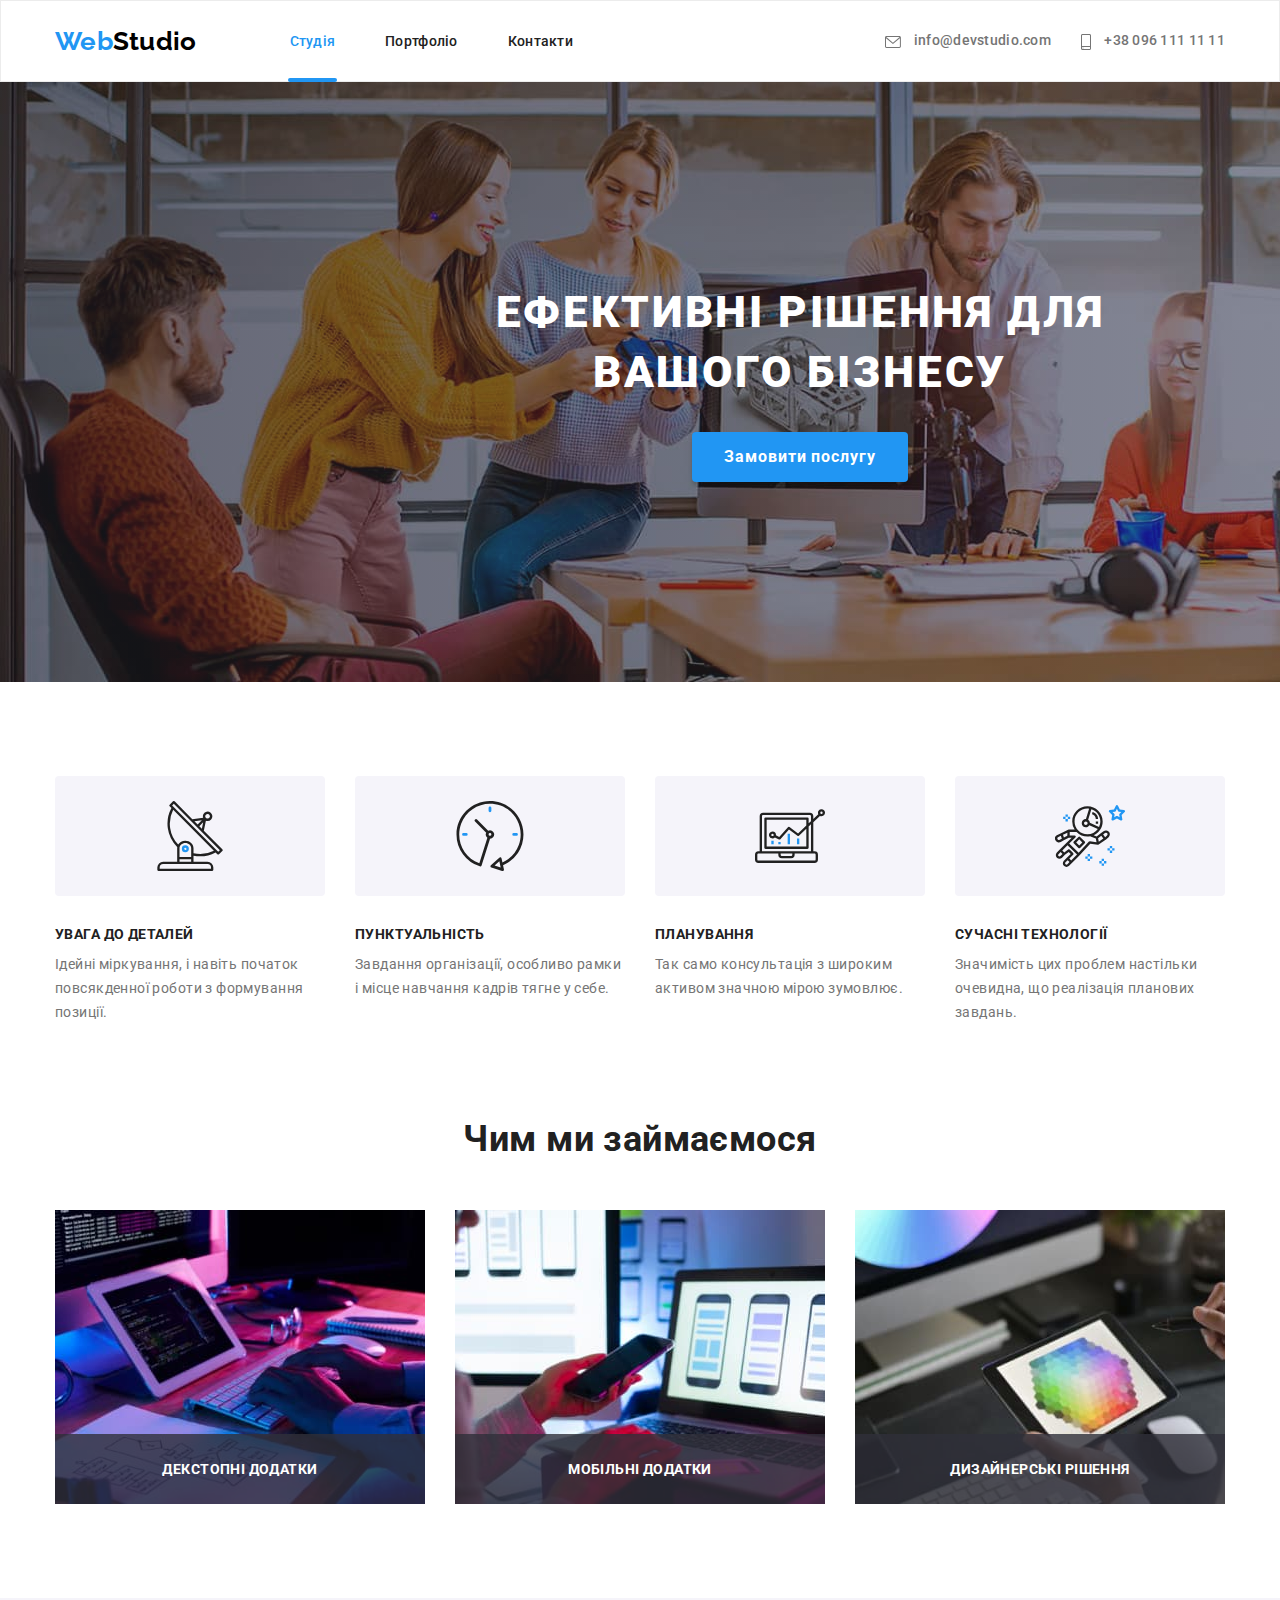
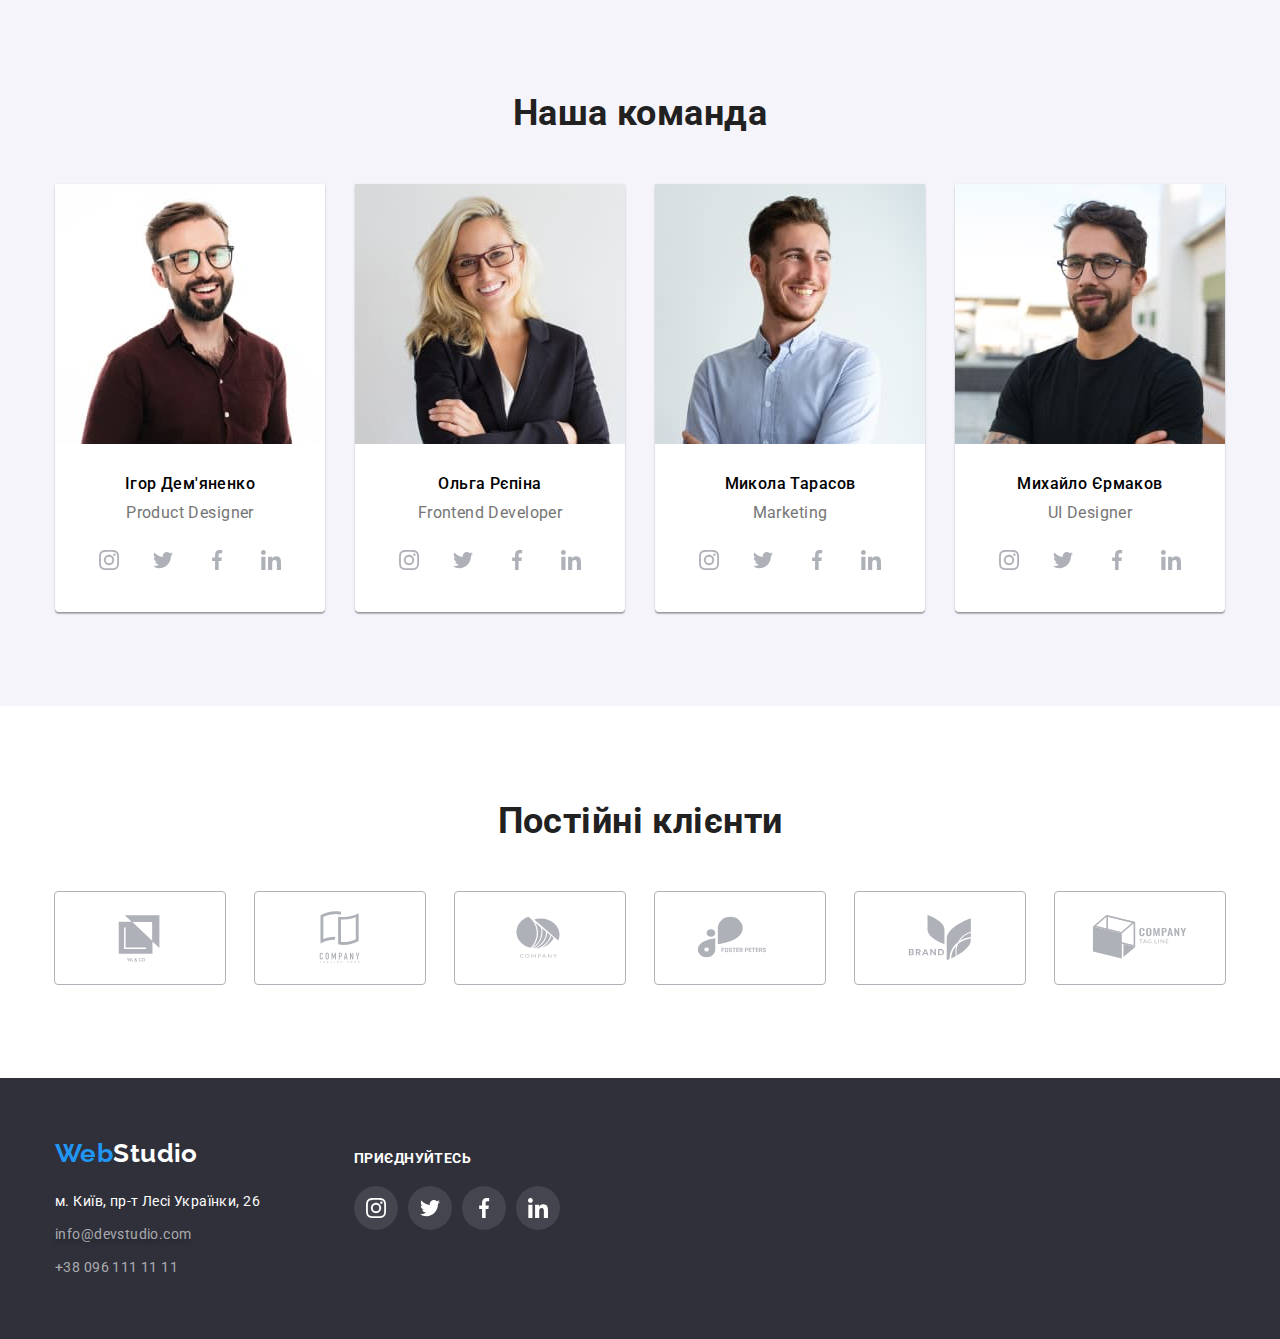
<file: index.html>
<!DOCTYPE html>
<html lang="uk">

<head>
  <meta charset="utf-8" />
  <meta http-equiv="x-ua-compatible" content="ie=edge" />
  <meta name="viewport" content="width=device-width, initial-scale=1.0" />
  <title>WebStudio</title>

  <link rel="preconnect" href="https://fonts.googleapis.com" />
  <link rel="preconnect" href="https://fonts.gstatic.com" crossorigin />
  <link href="https://fonts.googleapis.com/css2?family=Raleway:wght@700&family=Roboto:wght@400;500;700;900&display=swap"
    rel="stylesheet" />

  <link rel="stylesheet"
    href="https://cdnjs.cloudflare.com/ajax/libs/modern-normalize/1.1.0/modern-normalize.min.css" />
  <link rel="stylesheet" href="./css/styles.css" />
</head>

<body>
  <header class="page-header">
    <div class="container main-nav">
      <nav class="main-nav">
        <a class="logo link" href="#" lang="en">Web<span class="logo-part-header">Studio</span></a>
        <ul class="site-nav list">
          <li class="item"><a class="link current" href="#">Студія</a></li>
          <li class="item">
            <a class="link" href="./portfolio.html">Портфоліо</a>
          </li>
          <li class="item"><a class="link" href="#">Контакти</a></li>
        </ul>
      </nav>
      <ul class="contacts-list list">
        <li class="item">
          <a class="link" href="mailto:info@devstudio.com" lang="en">
            <svg class="icons-header-contacts" width="16px" height="12px">
              <use href="./images/icons.svg#icon-envelope"></use>
            </svg>
            info@devstudio.com</a>
        </li>
        <li class="item">
          <a class="link" href="tel:+380961111111">
            <svg class="icons-header-contacts" width="10px" height="16px">
              <use href="./images/icons.svg#icon-smartphone"></use>
            </svg>
            +38 096 111 11 11
          </a>
        </li>
      </ul>
    </div>
  </header>
  <main>
    <section class="hero section">
      <div class="container centered">
        <h1 class="main-title">Ефективні рішення для <br />вашого бізнесу</h1>
        <button class="btn-studio btn" type="button" data-modal-open>
          Замовити послугу
        </button>
      </div>
    </section>
    <section class="features section">
      <div class="container">
        <h2 class="visually-hidden">Особливості</h2>
        <ul class="features-list list">
          <li class="item">
            <div class="thumb-features">
              <svg class="icon-features" width="70" height="70">
                <use href="./images/icons.svg#icon-antenna"></use>
              </svg>
            </div>
            <h3 class="features-list-header">Увага до деталей</h3>
            <p class="features-list-description">
              Ідейні міркування, і навіть початок повсякденної роботи з
              формування позиції.
            </p>
          </li>
          <li class="item">
            <div class="thumb-features">
              <svg class="icon-features" width="70" height="70">
                <use href="./images/icons.svg#icon-clock"></use>
              </svg>
            </div>
            <h3 class="features-list-header">Пунктуальність</h3>
            <p class="features-list-description">
              Завдання організації, особливо рамки і місце навчання кадрів
              тягне у себе.
            </p>
          </li>
          <li class="item">
            <div class="thumb-features">
              <svg class="icon-features" width="70" height="70">
                <use href="./images/icons.svg#icon-diagram"></use>
              </svg>
            </div>
            <h3 class="features-list-header">Планування</h3>
            <p class="features-list-description">
              Так само консультація з широким активом значною мірою зумовлює.
            </p>
          </li>
          <li class="item">
            <div class="thumb-features">
              <svg class="icon-features" width="70" height="70">
                <use href="./images/icons.svg#icon-astronaut"></use>
              </svg>
            </div>
            <h3 class="features-list-header">Сучасні технології</h3>
            <p class="features-list-description">
              Значимість цих проблем настільки очевидна, що реалізація
              планових завдань.
            </p>
          </li>
        </ul>
      </div>
    </section>
    <section class="works section">
      <h2 class="section-title">Чим ми займаємося</h2>
      <div class="container">
        <ul class="works-list list">
          <li class="item">
            <div class="works-thumb">
              <img src="./images/box1.jpg" alt="комп'ютер" width="370" />
              <div class="works-thumb-bgc">
                <p class="works-text">Декстопні додатки</p>
              </div>
            </div>
          </li>
          <li class="item">
            <div class="works-thumb">
              <img src="./images/box2.jpg" alt="ноутбук" width="370" />
              <div class="works-thumb-bgc">
                <p class="works-text">Мобільні додатки</p>
              </div>
            </div>
          </li>
          <li class="item">
            <div class="works-thumb">
              <img src="./images/box3.jpg" alt="айпад" width="370" />
              <div class="works-thumb-bgc">
                <p class="works-text">Дизайнерські рішення</p>
              </div>
            </div>
          </li>
        </ul>
      </div>
    </section>
    <section class="team section">
      <h2 class="section-title">Наша команда</h2>
      <div class="container">
        <ul class="team-list list">
          <li class="item">
            <img src="./images/img1.jpg"
              alt="Життєрадісний чоловік" width="270" />
            <div class="team-list-container">
              <h3 class="team-list-header">Ігор Дем'яненко</h3>
              <p class="team-list-description" lang="en">Product Designer</p>

              <ul class="social-link-list list">
                <li class="social-item">
                  <a class="social-link" href="">
                    <svg class="icon-social-link" width="20" height="20">
                      <use href="./images/icons.svg#icon-instagram"></use>
                    </svg>
                  </a>
                </li>
                <li class="social-item">
                  <a class="social-link link" href="#">
                    <svg class="icon-social-link" width="20" height="20">
                      <use href="./images/icons.svg#icon-twitter"></use>
                    </svg>
                  </a>
                </li>
                <li class="social-item">
                  <a class="social-link link" href="#">
                    <svg class="icon-social-link" width="20" height="20">
                      <use href="./images/icons.svg#icon-facebook"></use>
                    </svg>
                  </a>
                </li>
                <li class="social-item">
                  <a class="social-link link" href="#">
                    <svg class="icon-social-link" width="20" height="20">
                      <use href="./images/icons.svg#icon-linkedin"></use>
                    </svg>
                  </a>
                </li>
              </ul>
            </div>
          </li>
          <li class="item">
            <img src="./images/img2.jpg" alt="Мила білявка" width="270" />
            <div class="team-list-container">
              <h3 class="team-list-header">Ольга Рєпіна</h3>
              <p class="team-list-description" lang="en">
                Frontend Developer
              </p>
              <ul class="social-link-list list">
                <li class="social-item">
                  <a class="social-link" href="">
                    <svg class="icon-social-link" width="20" height="20">
                      <use href="./images/icons.svg#icon-instagram"></use>
                    </svg>
                  </a>
                </li>
                <li class="social-item">
                  <a class="social-link link" href="#">
                    <svg class="icon-social-link" width="20" height="20">
                      <use href="./images/icons.svg#icon-twitter"></use>
                    </svg>
                  </a>
                </li>
                <li class="social-item">
                  <a class="social-link link" href="#">
                    <svg class="icon-social-link" width="20" height="20">
                      <use href="./images/icons.svg#icon-facebook"></use>
                    </svg>
                  </a>
                </li>
                <li class="social-item">
                  <a class="social-link link" href="#">
                    <svg class="icon-social-link" width="20" height="20">
                      <use href="./images/icons.svg#icon-linkedin"></use>
                    </svg>
                  </a>
                </li>
              </ul>
            </div>
          </li>
          <li class="item">
            <img src="./images/img3.jpg" alt="Молодий чоловік" width="270" />
            <div class="team-list-container">
              <h3 class="team-list-header">Микола Тарасов</h3>
              <p class="team-list-description" lang="en">Marketing</p>
              <ul class="social-link-list list">
                <li class="social-item">
                  <a class="social-link" href="">
                    <svg class="icon-social-link" width="20" height="20">
                      <use href="./images/icons.svg#icon-instagram"></use>
                    </svg>
                  </a>
                </li>
                <li class="social-item">
                  <a class="social-link link" href="#">
                    <svg class="icon-social-link" width="20" height="20">
                      <use href="./images/icons.svg#icon-twitter"></use>
                    </svg>
                  </a>
                </li>
                <li class="social-item">
                  <a class="social-link link" href="#">
                    <svg class="icon-social-link" width="20" height="20">
                      <use href="./images/icons.svg#icon-facebook"></use>
                    </svg>
                  </a>
                </li>
                <li class="social-item">
                  <a class="social-link link" href="#">
                    <svg class="icon-social-link" width="20" height="20">
                      <use href="./images/icons.svg#icon-linkedin"></use>
                    </svg>
                  </a>
                </li>
              </ul>
            </div>
          </li>

          <li class="item">
            <img src="./images/img4.jpg" alt="Чоловік в окулярах"
              width="270" />
            <div class="team-list-container">
              <h3 class="team-list-header">Михайло Єрмаков</h3>
              <p class="team-list-description" lang="en">UI Designer</p>
              <ul class="social-link-list list">
                <li class="social-item">
                  <a class="social-link" href="">
                    <svg class="icon-social-link" width="20" height="20">
                      <use href="./images/icons.svg#icon-instagram"></use>
                    </svg>
                  </a>
                </li>
                <li class="social-item">
                  <a class="social-link link" href="#">
                    <svg class="icon-social-link" width="20" height="20">
                      <use href="./images/icons.svg#icon-twitter"></use>
                    </svg>
                  </a>
                </li>
                <li class="social-item">
                  <a class="social-link link" href="#">
                    <svg class="icon-social-link" width="20" height="20">
                      <use href="./images/icons.svg#icon-facebook"></use>
                    </svg>
                  </a>
                </li>
                <li class="social-item">
                  <a class="social-link link" href="#">
                    <svg class="icon-social-link" width="20" height="20">
                      <use href="./images/icons.svg#icon-linkedin"></use>
                    </svg>
                  </a>
                </li>
              </ul>
            </div>
          </li>
        </ul>
      </div>
    </section>
    <section class="clients section">
      <div class="container">
        <h2 class="section-title">Постійні клієнти</h2>
        <ul class="clients-list list">
          <li class="clients-item">
            <a class="clients-link link" href="">
              <svg class="icon-client" width="106" height="60">
                <use href="./images/icons.svg#icon-client-1"></use>
              </svg>
            </a>
          </li>
          <li class="clients-item">
            <a class="clients-link link" href="">
              <svg class="icon-client" width="106" height="60">
                <use href="./images/icons.svg#icon-client-2"></use>
              </svg>
            </a>
          </li>
          <li class="clients-item">
            <a class="clients-link link" href="">
              <svg class="icon-client" width="106" height="60">
                <use href="./images/icons.svg#icon-client-3"></use>
              </svg>
            </a>
          </li>
          <li class="clients-item">
            <a class="clients-link link" href="">
              <svg class="icon-client" width="106" height="60">
                <use href="./images/icons.svg#icon-client-4"></use>
              </svg>
            </a>
          </li>
          <li class="clients-item">
            <a class="clients-link link" href="">
              <svg class="icon-client" width="106" height="60">
                <use href="./images/icons.svg#icon-client-5"></use>
              </svg>
            </a>
          </li>
          <li class="clients-item">
            <a class="clients-link link" href="">
              <svg class="icon-client" width="106" height="60">
                <use href="./images/icons.svg#icon-client-6"></use>
              </svg>
            </a>
          </li>
        </ul>
      </div>
    </section>
  </main>
  <footer class="foo">
    <div class="container foooter-flex">
      <div>
        <a href="#" class="logo foot link" lang="en">Web<span class="logo-part-footer">Studio</span></a>
        <address>
          <ul class="address-list list">
            <li class="item">
              <a href="https://www.google.com/maps/d/embed?mid=10uSM3H-mIU3GznYo2szRIEphczw&hl=en_US&ehbc=2E312F"
                target="_blank" rel="noopener noreferrer nofollow" class="address-link link">м. Київ, пр-т Лесі
                Українки, 26</a>
            </li>
            <li class="item">
              <a href="mailto:info@devstudio.com" lang="en" class="foo-mail link">info@devstudio.com</a>
            </li>
            <li class="item">
              <a href="tel:+380961111111" class="foo-phone link">+38 096 111 11 11</a>
            </li>
          </ul>
        </address>
      </div>
      <div class="social-footer">
        <h2 class="foo-header">Приєднуйтесь</h2>
        <ul class="social-link-list list">
          <li class="social-item">
            <a class="social-link social-foo-link link" href="">
              <svg class="icon-social-link icon-foo" width="20" height="20">
                <use href="./images/icons.svg#icon-instagram"></use>
              </svg>
            </a>
          </li>
          <li class="social-item">
            <a class="social-link social-foo-link link" href="#">
              <svg class="icon-social-link icon-foo" width="20" height="20">
                <use href="./images/icons.svg#icon-twitter"></use>
              </svg>
            </a>
          </li>
          <li class="social-item">
            <a class="social-link social-foo-link link" href="#">
              <svg class="icon-social-link icon-foo" width="20" height="20">
                <use href="./images/icons.svg#icon-facebook"></use>
              </svg>
            </a>
          </li>
          <li class="social-item">
            <a class="social-link social-foo-link link" href="#">
              <svg class="icon-social-link icon-foo" width="20" height="20">
                <use href="./images/icons.svg#icon-linkedin"></use>
              </svg>
            </a>
          </li>
        </ul>
      </div>
    </div>
  </footer>
  <div class="backdrop is-hidden" data-modal>
    <div class="modal">
      <button class="button-close" type="button" data-modal-close>
        <svg class="icon-close-btn" width="11" height="11">
          <use href="./images/icons.svg#icon-close-btn"></use>
        </svg>
      </button>
    </div>
  </div>

  <script src="./js/modal.js"></script>
</body>

</html>
</file>
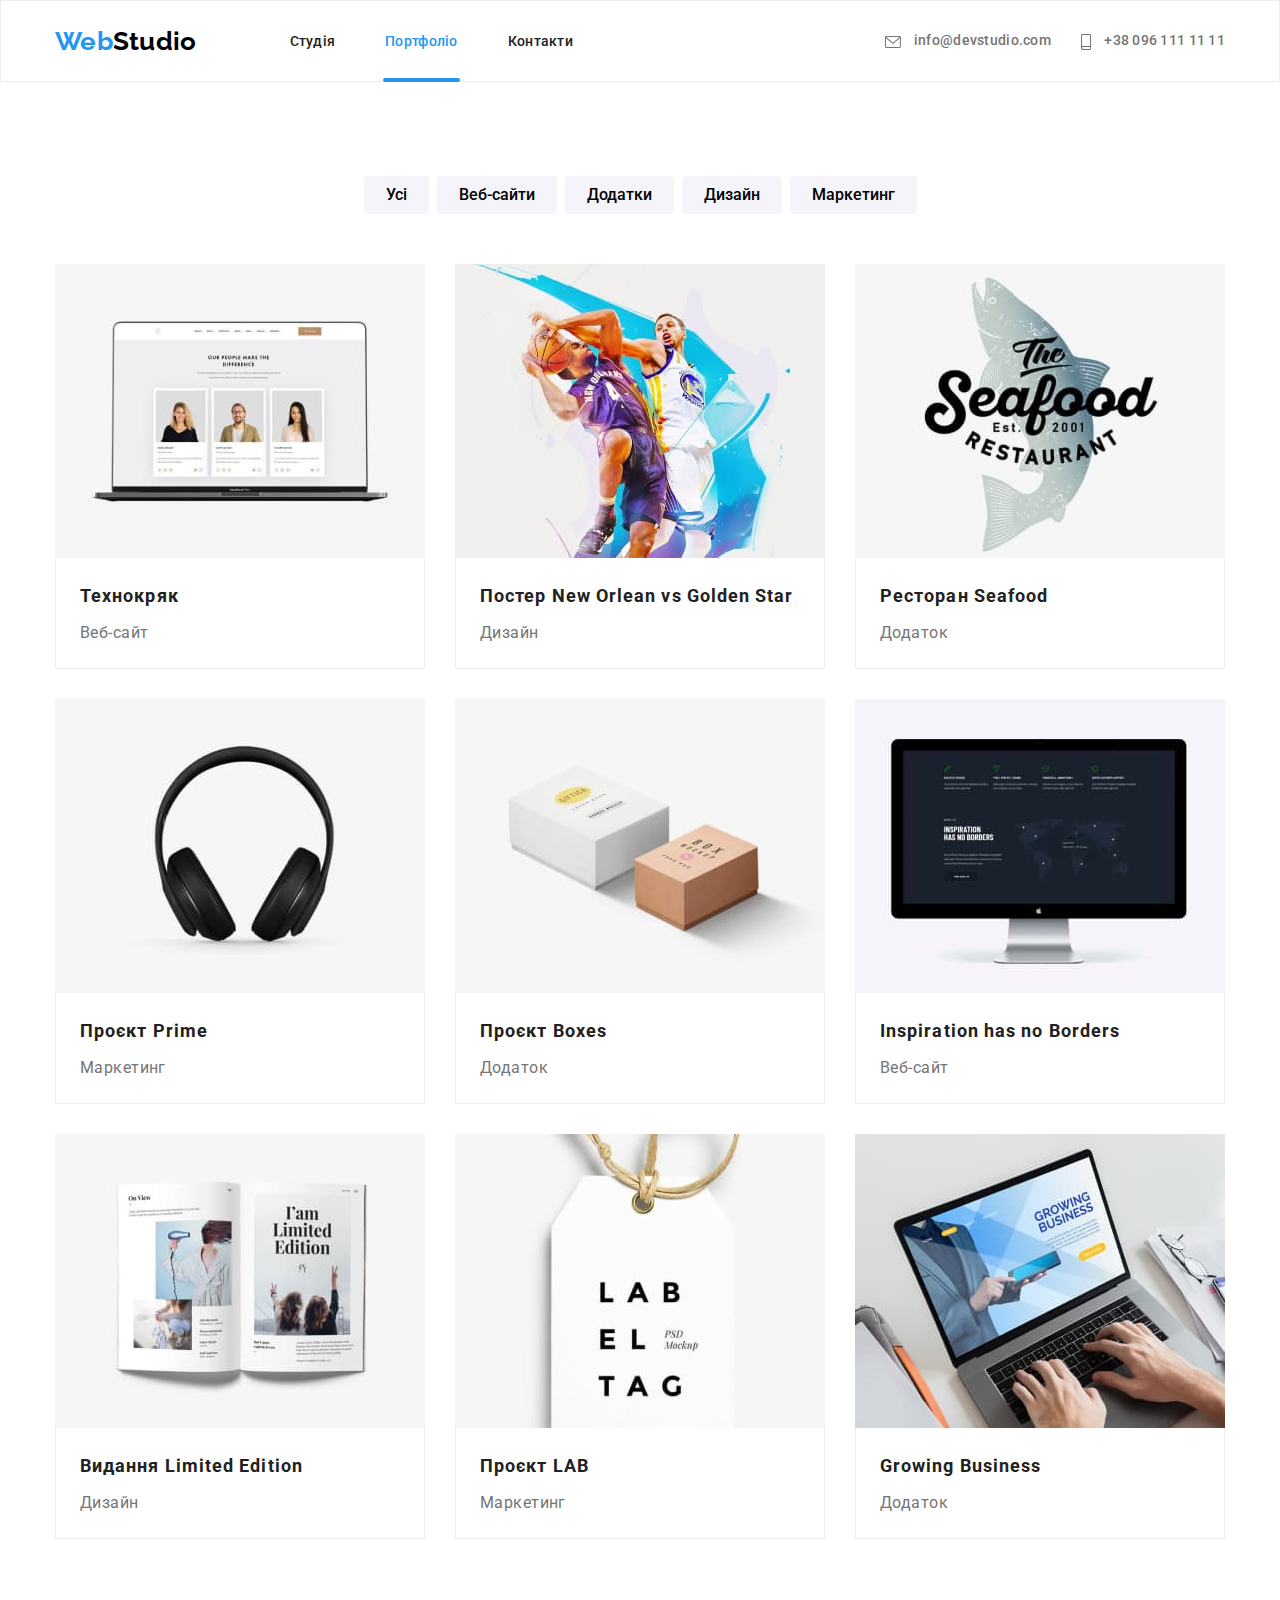
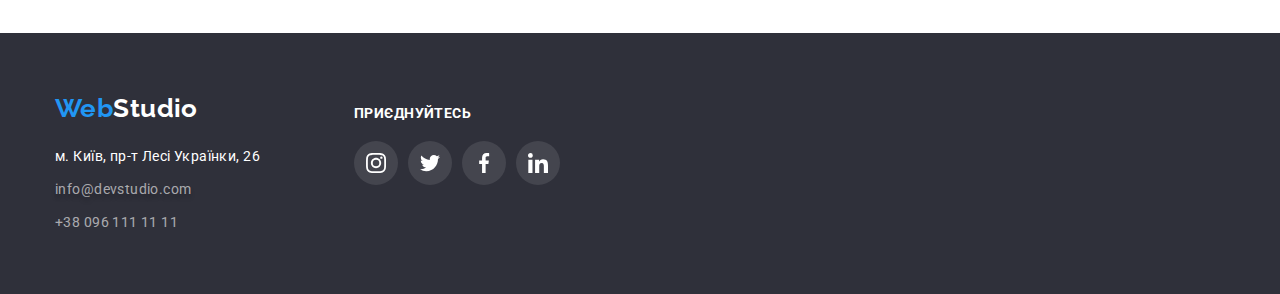
<file: portfolio.html>
<!DOCTYPE html>
<html lang="uk">

<head>
  <meta charset="utf-8" />
  <meta http-equiv="x-ua-compatible" content="ie=edge" />
  <meta name="viewport" content="width=device-width, initial-scale=1.0" />
  <title>Portfolio</title>

  <link rel="preconnect" href="https://fonts.googleapis.com" />
  <link rel="preconnect" href="https://fonts.gstatic.com" crossorigin />
  <link href="https://fonts.googleapis.com/css2?family=Raleway:wght@700&family=Roboto:wght@400;500;700&display=swap"
    rel="stylesheet" />
  <link rel="stylesheet"
    href="https://cdnjs.cloudflare.com/ajax/libs/modern-normalize/1.1.0/modern-normalize.min.css" />
  <link rel="stylesheet" href="./css/styles.css" />
</head>

<body>
  <header class="page-header">
    <div class="container main-nav">
      <nav class="main-nav">
        <a href="./index.html" class="logo link" lang="en">Web<span class="logo-part-header">Studio</span></a>
        <ul class="site-nav list">
          <li class="item"><a href="./index.html" class="link">Студія</a></li>
          <li class="item">
            <a href="#" class="link current">Портфоліо</a>
          </li>
          <li class="item"><a href="#" class="link">Контакти</a></li>
        </ul>
      </nav>
      <ul class="contacts-list list">
        <li class="item">
          <a href="mailto:info@devstudio.com" lang="en" class="link">
            <svg class="icons-header-contacts" width="16px" height="12px">
              <use href="./images/icons.svg#icon-envelope"></use>
            </svg>
            info@devstudio.com</a>
        </li>
        <li class="item">
          <a href="tel:+380961111111" class="link">
            <svg class="icons-header-contacts" width="10px" height="16px">
              <use href="./images/icons.svg#icon-smartphone"></use>
            </svg>
            +38 096 111 11 11
          </a>
        </li>
      </ul>
    </div>
  </header>
  <main>
    <section class="portfolio-projects section">
      <h1 class="visually-hidden">Наші проєкти</h1>
      <div class="container">
        <ul class="portfolio-btn-list list">
          <li class="item"><button type="button" class="btn">Усі</button></li>
          <li class="item">
            <button type="button" class="btn">Веб-сайти</button>
          </li>
          <li class="item">
            <button type="button" class="btn">Додатки</button>
          </li>
          <li class="item">
            <button type="button" class="btn">Дизайн</button>
          </li>
          <li class="item">
            <button type="button" class="btn">Маркетинг</button>
          </li>
        </ul>

        <ul class="portfolio-projects-list list">
          <li class="item">
            <a class="project-link link" href="#">
              <div class="projects-thumb">
                <img src="./images/img22.jpg"
                  alt="Сайт на ноутбуці" width="370" />
                <div class="projects-overlay">
                  <p class="projects-thumb-text">
                    Ресурс пропонує комплексні пропозиції з різним рівнем
                    функціоналу та сервісів. Все це дозволить відвідувачу
                    отримати вичерпні відомості про компанію чи приватну
                    особу.
                  </p>
                </div>
              </div>
              <div class="border-div">
                <h2 class="portfolio-projects-list-header">Технокряк</h2>
                <p class="portfolio-projects-list-description">Веб-сайт</p>
              </div>
            </a>
          </li>
          <li class="item">
            <a class="project-link link" href="#">
              <div class="projects-thumb">
                <img src="./images/img23.jpg"
                  alt="Постер баскетболістів" width="370" />
                <div class="projects-overlay">
                  <p class="projects-thumb-text">
                    Я любив вас усіх, та найбільше любив Україну,
                    певно, в цьому і є та найважча провина моя.
                    На могилі моїй посадіть молоду яворину,
                    І не плачте за мною, за мною заплаче рідня.
                  </p>
                </div>
              </div>
              <div class="border-div">
                <h2 class="portfolio-projects-list-header">
                  Постер New Orlean vs Golden Star
                </h2>
                <p class="portfolio-projects-list-description">Дизайн</p>
              </div>
            </a>
          </li>
          <li class="item">
            <a class="project-link link" href="#">
              <div class="projects-thumb">
                <img src="./images/img24.jpg"
                  alt="Логотип ресторану (риба)" width="370" />
                <div class="projects-overlay">
                  <p class="projects-thumb-text">
                    Я любив вас усіх, та найбільше любив Україну,
                    певно, в цьому і є та найважча провина моя.
                    На могилі моїй посадіть молоду яворину,
                    І не плачте за мною, за мною заплаче рідня.
                  </p>
                </div>
              </div>
              <div class="border-div">
                <h2 class="portfolio-projects-list-header">
                  Ресторан Seafood
                </h2>
                <p class="portfolio-projects-list-description">Додаток</p>
              </div>
            </a>
          </li>
          <li class="item">
            <a class="project-link link" href="#">
              <div class="projects-thumb">
                <img src="./images/img25.jpg" alt="Музичний проєкт (навушники)"
                  width="370" />
                <div class="projects-overlay">
                  <p class="projects-thumb-text">
                    Я любив вас усіх, та найбільше любив Україну,
                    певно, в цьому і є та найважча провина моя.
                    На могилі моїй посадіть молоду яворину,
                    І не плачте за мною, за мною заплаче рідня.
                  </p>
                </div>
              </div>
              <div class="border-div">
                <h2 class="portfolio-projects-list-header">Проєкт Prime</h2>
                <p class="portfolio-projects-list-description">Маркетинг</p>
              </div>
            </a>
          </li>
          <li class="item">
            <a class="project-link link" href="#">
              <div class="projects-thumb">
                <img src="./images/img26.jpg" alt="Додаток (коробки)" width="370" />
                <div class="projects-overlay">
                  <p class="projects-thumb-text">
                    Я любив вас усіх, та найбільше любив Україну,
                    певно, в цьому і є та найважча провина моя.
                    На могилі моїй посадіть молоду яворину,
                    І не плачте за мною, за мною заплаче рідня.
                  </p>
                </div>
              </div>
              <div class="border-div">
                <h2 class="portfolio-projects-list-header">Проєкт Boxes</h2>
                <p class="portfolio-projects-list-description">Додаток</p>
              </div>
            </a>
          </li>
          <li class="item">
            <a class="project-link link" href="#">
              <div class="projects-thumb">
                <img src="./images/img27.jpg" alt="Сайт на моніторі"
                  width="370" />
                <div class="projects-overlay">
                  <p class="projects-thumb-text">
                    Я любив вас усіх, та найбільше любив Україну,
                    певно, в цьому і є та найважча провина моя.
                    На могилі моїй посадіть молоду яворину,
                    І не плачте за мною, за мною заплаче рідня.
                  </p>
                </div>
              </div>
              <div class="border-div">
                <h2 class="portfolio-projects-list-header">
                  Inspiration has no Borders
                </h2>
                <p class="portfolio-projects-list-description">Веб-сайт</p>
              </div>
            </a>
          </li>
          <li class="item">
            <a class="project-link link" href="#">
              <div class="projects-thumb">
                <img src="./images/img28.jpg" alt="Книга з видання" width="370" />
                <div class="projects-overlay">
                  <p class="projects-thumb-text">
                    Я любив вас усіх, та найбільше любив Україну,
                    певно, в цьому і є та найважча провина моя.
                    На могилі моїй посадіть молоду яворину,
                    І не плачте за мною, за мною заплаче рідня.
                  </p>
                </div>
              </div>
              <div class="border-div">
                <h2 class="portfolio-projects-list-header">
                  Видання Limited Edition
                </h2>
                <p class="portfolio-projects-list-description">Дизайн</p>
              </div>
            </a>
          </li>
          <li class="item">
            <a class="project-link link" href="#">
              <div class="projects-thumb">
                <img src="./images/img29.jpg" alt="Логотип проєкту" width="370" />
                <div class="projects-overlay">
                  <p class="projects-thumb-text">
                    Я любив вас усіх, та найбільше любив Україну,
                    певно, в цьому і є та найважча провина моя.
                    На могилі моїй посадіть молоду яворину,
                    І не плачте за мною, за мною заплаче рідня.
                  </p>
                </div>
              </div>
              <div class="border-div">
                <h2 class="portfolio-projects-list-header">Проєкт LAB</h2>
                <p class="portfolio-projects-list-description">Маркетинг</p>
              </div>
            </a>
          </li>
          <li class="item">
            <a class="project-link link" href="#">
              <div class="projects-thumb">
                <img src="./images/img30.jpg" alt="Сайт додатку на ноутбуці" width="370" />
                <div class="projects-overlay">
                  <p class="projects-thumb-text">
                    Я любив вас усіх, та найбільше любив Україну,
                    певно, в цьому і є та найважча провина моя.
                    На могилі моїй посадіть молоду яворину,
                    І не плачте за мною, за мною заплаче рідня.
                  </p>
                </div>
              </div>
              <div class="border-div">
                <h2 class="portfolio-projects-list-header">
                  Growing Business
                </h2>
                <p class="portfolio-projects-list-description">Додаток</p>
              </div>
            </a>
          </li>
        </ul>
      </div>
    </section>
  </main>
  <footer class="foo">
    <div class="container foooter-flex">
      <div>
        <a href="./index.html" class="logo foot link" lang="en">Web<span class="logo-part-footer">Studio</span></a>
        <address>
          <ul class="address-list list">
            <li class="item">
              <a href="https://www.google.com/maps/d/embed?mid=10uSM3H-mIU3GznYo2szRIEphczw&hl=en_US&ehbc=2E312F"
                target="_blank" rel="noopener noreferrer nofollow" class="address-link link">м. Київ, пр-т Лесі
                Українки, 26</a>
            </li>
            <li class="item">
              <a href="mailto:info@devstudio.com" lang="en" class="foo-mail link">info@devstudio.com</a>
            </li>
            <li class="item">
              <a href="tel:+380961111111" class="foo-phone link">+38 096 111 11 11</a>
            </li>
          </ul>
        </address>
      </div>
      <div class="social-footer">
        <h2 class="foo-header">Приєднуйтесь</h2>
        <ul class="social-link-list list">
          <li class="social-item">
            <a class="social-link social-foo-link link" href="">
              <svg class="icon-social-link icon-foo" width="20" height="20">
                <use href="./images/icons.svg#icon-instagram"></use>
              </svg>
            </a>
          </li>
          <li class="social-item">
            <a class="social-link social-foo-link link" href="#">
              <svg class="icon-social-link icon-foo" width="20" height="20">
                <use href="./images/icons.svg#icon-twitter"></use>
              </svg>
            </a>
          </li>
          <li class="social-item">
            <a class="social-link social-foo-link link" href="#">
              <svg class="icon-social-link icon-foo" width="20" height="20">
                <use href="./images/icons.svg#icon-facebook"></use>
              </svg>
            </a>
          </li>
          <li class="social-item">
            <a class="social-link social-foo-link link" href="#">
              <svg class="icon-social-link icon-foo" width="20" height="20">
                <use href="./images/icons.svg#icon-linkedin"></use>
              </svg>
            </a>
          </li>
        </ul>
      </div>
    </div>
  </footer>
</body>

</html>
</file>
<file: css/styles.css>
:root {
  --main-grey-color: #757575;
  --black-color: #212121;
  --blue-color: #2196f3;
  --bg-color-dark: #2f303a;
  --bg-color-light: #f5f4fa;
  --icon-color: #afb1b8;
  --timing-control: cubic-bezier(0.4, 0, 0.2, 1);
}

.visually-hidden {
  position: absolute;
  width: 1px;
  height: 1px;
  padding: 0;
  margin: -1px;
  overflow: hidden;
  clip: rect(0 0 0 0);
  clip-path: inset(50%);
  white-space: nowrap;
  border: 0;
}


body {
  font-family: Roboto, sans-serif;
  font-size: 14px;
  letter-spacing: 0.03em;
}

.btn {
  padding: 0;
  font-size: 16px;
  cursor: pointer;
  border: transparent;
  border-radius: 4px;
}

.list {
  padding: 0;
  margin: 0;
  list-style: none;
}

.link {
  text-decoration: none;
}

.section {
  padding-top: 94px;
  padding-bottom: 94px;
}

.section-title {
  margin-top: 0;
  margin-bottom: 50px;
  font-size: 36px;
  font-weight: 700;
  line-height: calc(42 / 36);
  color: var(--black-color);
  text-align: center;
}

.container {
  width: 1200px;
  padding-inline: 15px;
  margin: 0 auto;
}

.container.centered {
  text-align: center;
}

.page-header {
  font-weight: 500;
  line-height: calc(16 / 14);
  letter-spacing: 0.02em;
  border: 1px solid #ececec;
}

.main-nav {
  display: flex;
  align-items: center;
}

.logo {
  font-family: Raleway, sans-serif;
  font-size: 26px;
  font-weight: 700;
  line-height: calc(31 / 26);
  color: var(--blue-color);
}

.logo-part-header {
  margin-right: 93px;
  color: #000;
}

.site-nav {
  display: flex;
}

.icons-header-contacts {
  margin-right: 10px;
  vertical-align: middle;
  fill: currentcolor;
}

.contacts-list .link {
  color: var(--main-grey-color);
  transition: color 250ms var(--timing-control);
}

.features-list>.item {
  width: calc((100% - 30px * 3) / 4);
}

.works-list>.item {
  line-height: 0;
}

.team-list>.item {
  width: 270px;
  line-height: 0;
  background: #fff;
  border-radius: 0 0 4px 4px;
  box-shadow: 0 1px 3px rgb(0 0 0 / 12%), 0 1px 1px rgb(0 0 0 / 14%),
    0 2px 1px rgb(0 0 0 / 20%);
}

.portfolio-projects-list>.item {
  line-height: 0;
}

.address-list .link {
  color: rgb(255 255 255 / 60%);
}

.site-nav .item:not(:last-child) {
  margin-right: 50px;
}

.contacts-list .item:not(:last-child) {
  margin-right: 30px;
}

.site-nav .link {
  display: block;
  padding-top: 32px;
  padding-bottom: 32px;
  color: var(--black-color);
  transition: color 250ms var(--timing-control);
}

.site-nav .current {
  position: relative;
  color: var(--blue-color);
}

.site-nav .current::after {
  position: absolute;
  bottom: -1px;
  left: -3.75%;
  display: block;
  width: 107.5%;
  height: 4px;
  content: "";
  background-color: var(--blue-color);
  border-radius: 2px;
}

.contacts-list {
  display: flex;
  margin-left: auto;
}

.site-nav .link:hover,
.site-nav .link:focus,
.contacts-list .link:hover,
.contacts-list .link:focus {
  color: var(--blue-color);
  outline: none;
}

.hero {
  width: 1600px;
  padding-top: 200px;
  padding-bottom: 200px;
  margin: 0 auto;
  background: linear-gradient(to right,
      rgb(47 48 58 / 40%),
      rgb(196 196 196 / 10%)),
    url("../images/Img-bg.jpg");
  background-repeat: no-repeat;
}

.main-title {
  margin-top: 0;
  margin-bottom: 0;
  font-size: 44px;
  font-weight: 900;
  line-height: calc(60 / 44);
  color: #fff;
  text-align: center;
  text-transform: uppercase;
  letter-spacing: 0.06em;
}

.btn-studio {
  padding: 10px 32px;
  margin-top: 30px;
  font-weight: 700;
  line-height: calc(30 / 16);
  color: #fff;
  letter-spacing: 0.06em;
  background-color: var(--blue-color);
  box-shadow: 0 4px 4px rgb(0 0 0 / 15%);
  transition: background-color 250ms var(--timing-control),
    box-shadow 250ms var(--timing-control);
}

.btn-studio:hover,
.btn-studio:focus {
  background-color: #188ce8;
  outline: none;
}


.thumb-features {
  height: 120px;
  padding: 25px 100px;
  margin-bottom: 30px;
  background-color: var(--bg-color-light);
  border-radius: 4px;
}

.features-list {
  display: flex;
  flex-wrap: wrap;
}

.features-list>.item:not(:nth-child(4n)) {
  margin-right: 30px;
}

.features-list-header {
  margin-top: 0;
  margin-bottom: 10px;
  font-size: 14px;
  font-weight: 700;
  line-height: 16px;
  color: var(--black-color);
  text-transform: uppercase;
}

.features-list-description {
  margin-top: 0;
  margin-bottom: 0;
  line-height: calc(24 / 14);
  color: var(--main-grey-color);
}

.works {
  padding-top: 0;
}

.works-list {
  display: flex;
  flex-wrap: wrap;
}

.works-list>.item:not(:nth-child(3n)) {
  margin-right: 30px;
}

.works-thumb {
  position: relative;
}

.works-thumb-bgc {
  position: absolute;
  bottom: 0;
  left: 0;
  width: 100%;
  padding-block: 27px;
  background-color: rgba(47 48 58 / 80%);
}

.works-text {
  margin-block: 0;
  font-weight: 700;
  line-height: calc(16 / 14);
  color: #fff;
  text-align: center;
  text-transform: uppercase;
}

.team.section {
  padding-top: 94px;
  padding-bottom: 94px;
  background-color: var(--bg-color-light);
}

.team-list {
  display: flex;
  flex-wrap: wrap;
}

.social-link-list {
  display: flex;
  justify-content: center;
}

.social-item {
  display: flex;
  align-items: center;
  justify-content: center;
}

.social-item:not(:first-child) {
  margin-left: 10px;
}

.social-link {
  display: flex;
  align-items: center;
  justify-content: center;
  width: 44px;
  height: 44px;
  border-radius: 50%;
  fill: var(--icon-color);
  transition: color 250ms var(--timing-control),
    background-color 250ms var(--timing-control);
}

.social-link:hover,
.social-link:focus {
  background-color: var(--blue-color);
  outline: none;
  fill: #fff;
}

.team-list>.item:not(:nth-child(4n)) {
  margin-right: 30px;
}

.team-list-container {
  padding: 30px 32px;
}

.team-list-header {
  margin-top: 0;
  margin-bottom: 10px;
  font-size: 16px;
  font-weight: 500;
  line-height: calc(19 / 16);
  text-align: center;
}

.team-list-description {
  margin-top: 0;
  margin-bottom: 16px;
  font-size: 16px;
  font-weight: 400;
  line-height: calc(19 / 16);
  color: var(--main-grey-color);
  text-align: center;
}

.clients-list {
  display: flex;
  justify-content: center;
}

.clients-item {
  display: flex;
  align-items: center;
  justify-content: center;
  width: 170px;
  height: 92px;
}

.clients-item:not(:first-child) {
  margin-left: 30px;
}

.clients-link {
  display: flex;
  padding: 16px 32px;
  border: 1px solid var(--icon-color);
  border-radius: 4px;
  fill: var(--icon-color);
  transition: border-color 250ms var(--timing-control),
    fill 250ms var(--timing-control);
}

.clients-link:hover,
.clients-link:focus {
  border-color: var(--blue-color);
  outline: none;
  fill: var(--blue-color);
}


.backdrop {
  position: fixed;
  top: 0;
  left: 0;
  width: 100%;
  height: 100%;
  background-color: rgb(0 0 0 / 20%);
  transition: opacity 500ms var(--timing-control),
    transform 500ms var(--timing-control);
  transform: scale(1);
}

.backdrop.is-hidden {
  pointer-events: none;
  opacity: 0;
  transform: scale(1.1);
}

.modal {
  position: absolute;
  top: 50%;
  left: 50%;
  min-width: 528px;
  min-height: 581px;
  background-color: #fff;
  border-radius: 4px;
  box-shadow: 0 1px 3px rgb(0 0 0 / 12%), 0 1px 1px rgb(0 0 0 / 14%),
    0 2px 1px rgb(0 0 0 / 20%);
  transform: translate(-50%, -50%);
}

.button-close {
  position: absolute;
  top: 8px;
  right: 8px;
  display: flex;
  align-items: center;
  justify-content: center;
  width: 30px;
  height: 30px;
  cursor: pointer;
  background-color: #fff;
  border: 1px solid rgb(0 0 0 / 10%);
  border-radius: 50%;
  transition: color 250ms var(--timing-control);
}

.icon-close-btn {
  position: relative;
  fill: #000;
}

.button-close:hover .icon-close-btn {
  fill: var(--blue-color);
}

.button-close:hover {
  border-color: var(--blue-color);
  box-shadow: 0 1px 3px rgb(0 0 0 / 12%), 0 1px 1px rgb(0 0 0 / 14%),
    0 2px 1px rgb(0 0 0 / 20%);
}


.portfolio-btn-list {
  display: flex;
  justify-content: center;
  padding-bottom: 16px;
  margin-bottom: 34px;
}

.portfolio-btn-list>.item:not(:last-child) {
  margin-right: 8px;
}

.portfolio-btn-list .btn {
  padding: 6px 22px;
  font-weight: 500;
  line-height: calc(26 / 16);
  text-align: center;
  background-color: var(--bg-color-light);
  transition: color 250ms var(--timing-control),
    background-color 250ms var(--timing-control),
    box-shadow 250ms var(--timing-control);
}

.portfolio-btn-list .btn:hover,
.portfolio-btn-list .btn:focus {
  color: #fff;
  background-color: var(--blue-color);
  outline: none;
  box-shadow: 0 3px 1px rgb(0 0 0 / 10%), 0 1px 2px rgb(0 0 0 / 8%),
    0 2px 2px rgb(0 0 0 / 12%);
}

.portfolio-projects-list {
  display: flex;
  flex-wrap: wrap;
}

.portfolio-projects-list>.item:not(:nth-child(3n)) {
  margin-right: 30px;
}

.portfolio-projects-list>.item:not(:nth-last-child(-n + 3)) {
  margin-bottom: 30px;
}

.projects-thumb {
  position: relative;
  overflow: hidden;
}

.projects-overlay {
  position: absolute;
  width: 370px;
  min-height: 294px;
  padding: 63px 24px;
  background-color: rgb(33 150 243 / 90%);
  transition: transform 250ms;
}

.projects-thumb-text {
  margin-block: 0;
  font-size: 18px;
  line-height: calc(28 / 18);
  color: #fff;
}

.border-div {
  padding: 20px 24px;
  border: 1px solid #eee;
  border-top: none;
}

.portfolio-projects-list-header {
  margin-top: 0;
  margin-bottom: 0;
  font-size: 18px;
  font-weight: 700;
  line-height: calc(36 / 18);
  color: var(--black-color);
  letter-spacing: 0.06em;
}

.portfolio-projects-list-description {
  margin-top: 4px;
  margin-bottom: 0;
  font-size: 16px;
  line-height: calc(30 / 16);
  color: var(--main-grey-color);
}

.project-link {
  display: block;
  transition: box-shadow 250ms var(--timing-control);
}

.project-link:hover,
.project-link:focus {
  outline: none;
  box-shadow: 0 1px 1px rgb(0 0 0 / 12%), 0 4px 4px rgb(0 0 0 / 6%),
    1px 4px 6px rgb(0 0 0 / 16%);
}

.project-link:hover .projects-overlay,
.project-link:focus .projects-overlay {
  transform: translateY(-100%);
}


.foo {
  padding-top: 60px;
  padding-bottom: 60px;
  background-color: var(--bg-color-dark);
}

.container.foooter-flex {
  display: flex;
}

.logo.foot {
  display: block;
  margin-bottom: 20px;
}

.logo-part-footer {
  color: #fff;
}

.address-list {
  font-style: normal;
  line-height: calc(24 / 14);
}

.address-list>.item:not(:last-child) {
  margin-bottom: 9px;
}

.address-list .foo-mail {
  text-shadow: 0 4px 4px rgb(0 0 0 / 25%);
}

.address-list .address-link {
  color: #fff;
}

.social-footer {
  margin-left: 94px;
}

.foo-header {
  margin: 12px 0 20px;
  font-size: inherit;
  font-weight: 700;
  line-height: calc(16 / 14);
  color: #fff;
  text-transform: uppercase;
}

.social-foo-link {
  background-color: rgb(255 255 255 / 10%);
  fill: #fff;
}
</file>
